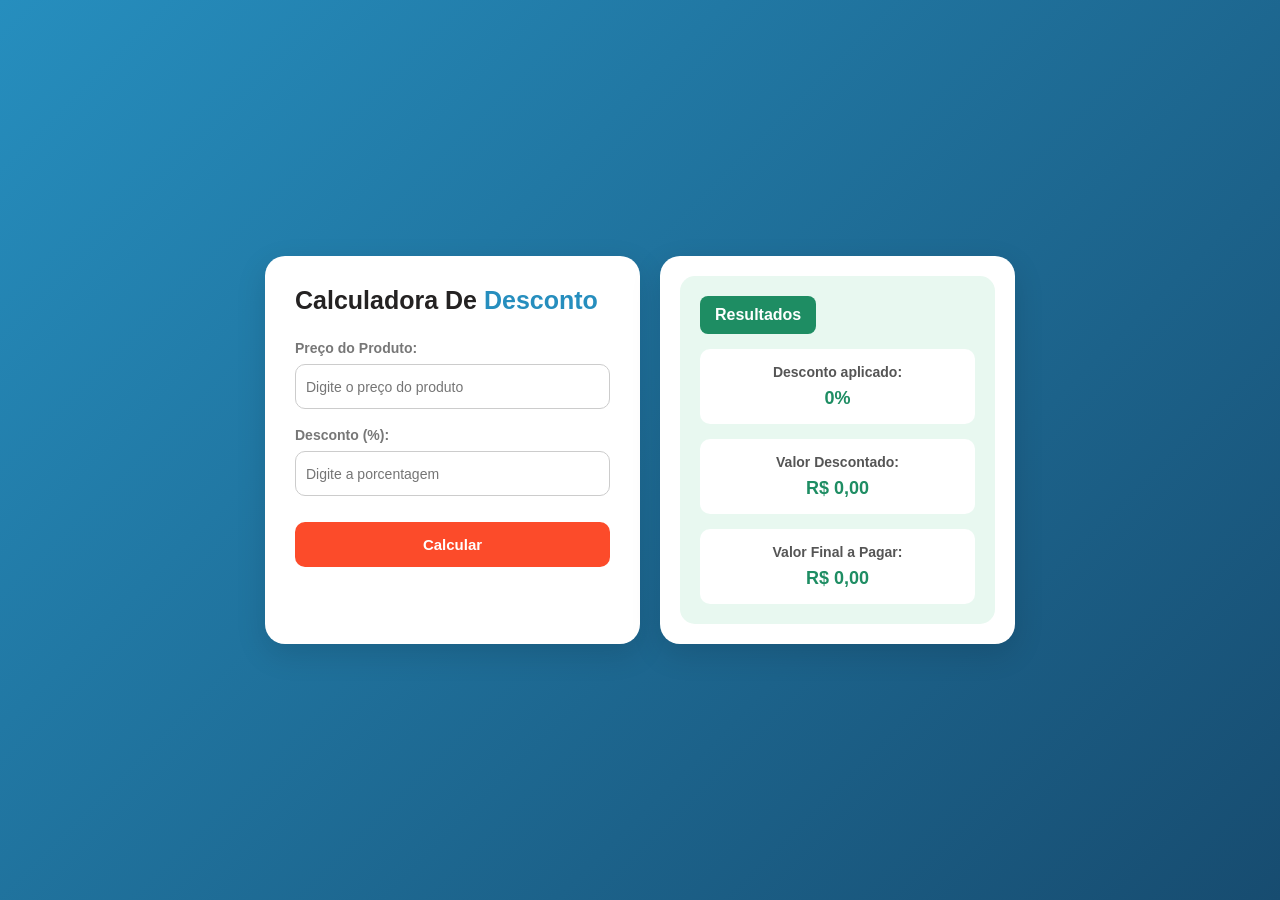
<file: index.html>
<!DOCTYPE html>
<html lang="pt-br">

<head>
    <meta charset="UTF-8">
    <meta name="viewport" content="width=device-width, initial-scale=1.0">
    <link rel="stylesheet" href="style.css">
    <title>Calculadora De Desconto</title>
</head>

<body>
    <main>
        <section class="values">

            <h1>Calculadora De <span>Desconto</span></h1>

            <label for="price">Preço do Produto:</label>

            <input type="number" id="price" placeholder="Digite o preço do produto">

            <label for="discount">Desconto (%):</label>

            <input type="number" id="discount" placeholder="Digite a porcentagem">

            <button type="button" id="calculate-button">Calcular</button>

        </section>

        <section class="discount-values">
            <div class="container">
                <h2>Resultados</h2>
                <div class="result">

                    <p>
                        Desconto aplicado:
                        <span id="discount-percentage">0%</span>
                    </p>

                    <p>
                        Valor Descontado:
                        <span id="discount-result">R$ 0,00</span>
                    </p>

                    <p>
                        Valor Final a Pagar:
                        <span id="final-price">R$ 0,00</span>
                    </p>

                </div>
            </div>

        </section>

    </main>
</body>
<script src="script.js"></script>

</html>
</file>
<file: style.css>
/* RESET */
* {
    margin: 0;
    padding: 0;
    box-sizing: border-box;
    font-family: "Roboto", sans-serif;
}

body {
    background: linear-gradient(135deg, #268ebe, #174c70);
    min-height: 100vh;
    display: flex;
    justify-content: center;
    align-items: center;
    padding: 30px 15px;
}

/* CONTAINER PRINCIPAL */
main {
    display: flex;
    width: 100%;
    max-width: 750px;
    gap: 20px;
    align-items: stretch;
}

/* ÁREA DOS VALORES */
.values {
    padding: 30px;
    background-color: #fff;
    display: flex;
    flex-direction: column;
    border-radius: 20px;
    flex: 1;
    min-width: 0;
    box-shadow: 0 10px 30px #00000020;
}

h1 {
    font-size: 25px;
    font-weight: 700;
    color: #242222;
    margin-bottom: 25px;
}

h1 span {
    color: #268ebe;
}

label {
    font-size: 14px;
    font-weight: 600;
    color: #777;
    margin-bottom: 8px;
}

input {
    height: 45px;
    width: 100%;
    border-radius: 10px;
    border: 1px solid #ccc;
    padding: 10px;
    font-size: 14px;
    margin-bottom: 18px;
    transition: 0.3s;
}

input:focus {
    border-color: #268ebe;
    outline: 2px solid #268ebe30;
}

input[type="number"]::-webkit-inner-spin-button {
    appearance: none;
}

/* BOTÃO */
#calculate-button {
    background-color: #fc4b2a;
    color: white;
    border-radius: 10px;
    height: 45px;
    font-size: 15px;
    font-weight: 700;
    border: none;
    cursor: pointer;
    margin-top: 8px;
    transition: 0.3s;
}

#calculate-button:hover {
    background-color: #df3518;
    transform: translateY(-2px);
}

/* ÁREA DOS RESULTADOS */
.discount-values {
    padding: 20px;
    background-color: #fff;
    border-radius: 20px;
    flex: 1;
    min-width: 0;
    box-shadow: 0 10px 30px #00000020;
}

.container {
    padding: 20px;
    background-color: #e8f8f0;
    height: 100%;
    border-radius: 15px;
    display: flex;
    flex-direction: column;
}

h2 {
    background-color: #1e8d63;
    color: white;
    border-radius: 8px;
    padding: 10px 15px;
    font-size: 16px;
    font-weight: 600;
    width: fit-content;
}

.result {
    display: flex;
    flex-direction: column;
    justify-content: center;
    flex: 1;
    gap: 15px;
    padding-top: 15px;
}

p {
    width: 100%;
    min-height: 75px;
    padding: 15px;
    display: flex;
    flex-direction: column;
    gap: 8px;
    text-align: center;
    justify-content: center;
    align-items: center;
    font-size: 14px;
    font-weight: 600;
    color: #555;
    background-color: #fff;
    border-radius: 10px;
}

p span {
    color: #1e8d63;
    font-size: 18px;
    font-weight: 700;
}

/* RESPONSIVIDADE - TABLETS */
@media screen and (max-width: 768px) {

    main {
        max-width: 550px;
        flex-direction: column;
    }

    .values,
    .discount-values {
        width: 100%;
    }

    .container {
        min-height: 280px;
    }
}

/* RESPONSIVIDADE - CELULARES */
@media screen and (max-width: 480px) {

    body {
        padding: 20px 15px;
        align-items: flex-start;
    }

    main {
        gap: 15px;
    }

    .values {
        padding: 22px;
        border-radius: 16px;
    }

    h1 {
        font-size: 22px;
        margin-bottom: 22px;
    }

    input {
        height: 48px;
        font-size: 14px;
    }

    #calculate-button {
        height: 48px;
        font-size: 16px;
    }

    .discount-values {
        padding: 15px;
        border-radius: 16px;
    }

    .container {
        padding: 18px;
        min-height: 300px;
    }

    h2 {
        font-size: 15px;
    }

    p {
        min-height: 70px;
        font-size: 13px;
    }

    p span {
        font-size: 17px;
    }
}
</file>
